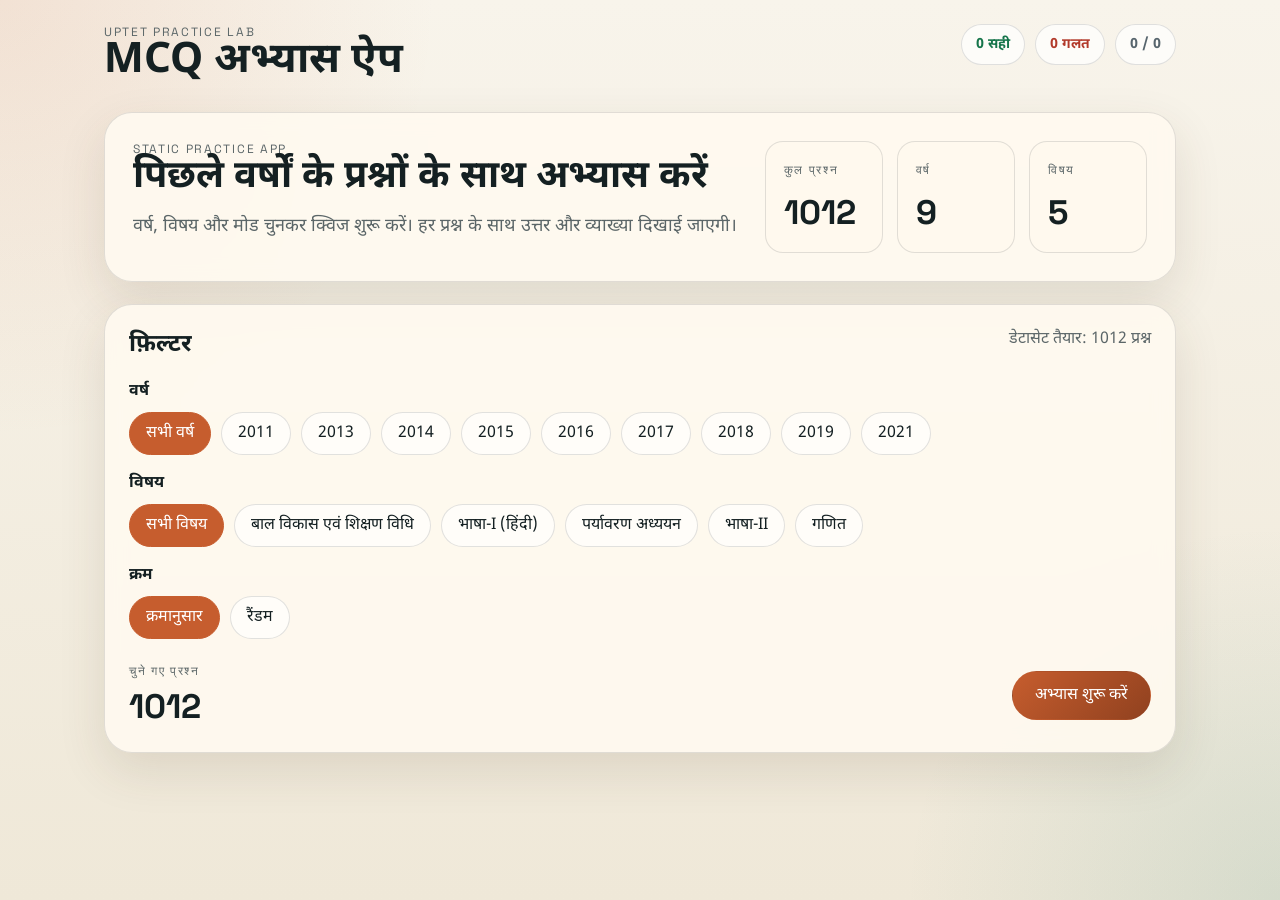
<file: index.html>
<!DOCTYPE html>
<html lang="hi">
<head>
  <meta charset="UTF-8">
  <meta name="viewport" content="width=device-width, initial-scale=1.0">
  <title>UPTET Practice App</title>
  <meta name="description" content="UPTET practice MCQ app with year and subject filters, quiz mode, and explanations.">
  <link rel="preconnect" href="https://fonts.googleapis.com">
  <link rel="preconnect" href="https://fonts.gstatic.com" crossorigin>
  <link href="https://fonts.googleapis.com/css2?family=Noto+Sans+Devanagari:wght@400;500;600;700&family=Space+Grotesk:wght@500;700&display=swap" rel="stylesheet">
  <link rel="stylesheet" href="style.css">
</head>
<body>
  <div class="app-shell">
    <header class="topbar">
      <div>
        <p class="eyebrow">UPTET Practice Lab</p>
        <h1>MCQ अभ्यास ऐप</h1>
      </div>
      <div class="topbar-stats" id="topbarStats" hidden>
        <span class="stat-pill success" id="scorePill">0 सही</span>
        <span class="stat-pill danger" id="wrongPill">0 गलत</span>
        <span class="stat-pill neutral" id="progressPill">0 / 0</span>
      </div>
    </header>

    <main>
      <section class="screen active" id="homeScreen">
        <section class="hero-card">
          <div class="hero-copy">
            <p class="hero-tag">Static practice app</p>
            <h2>पिछले वर्षों के प्रश्नों के साथ अभ्यास करें</h2>
            <p class="hero-text">
              वर्ष, विषय और मोड चुनकर क्विज शुरू करें। हर प्रश्न के साथ उत्तर और व्याख्या दिखाई जाएगी।
            </p>
          </div>
          <div class="hero-metrics">
            <article class="metric-card">
              <span class="metric-label">कुल प्रश्न</span>
              <strong id="metricQuestions">0</strong>
            </article>
            <article class="metric-card">
              <span class="metric-label">वर्ष</span>
              <strong id="metricYears">0</strong>
            </article>
            <article class="metric-card">
              <span class="metric-label">विषय</span>
              <strong id="metricSubjects">0</strong>
            </article>
          </div>
        </section>

        <section class="panel">
          <div class="panel-head">
            <h3>फ़िल्टर</h3>
            <p id="datasetStatus">डेटासेट लोड हो रहा है...</p>
          </div>

          <div class="filter-group">
            <label>वर्ष</label>
            <div class="pill-row" id="yearPills"></div>
          </div>

          <div class="filter-group">
            <label>विषय</label>
            <div class="pill-row" id="subjectPills"></div>
          </div>

          <div class="filter-group">
            <label>क्रम</label>
            <div class="pill-row">
              <button class="pill active" id="sequentialBtn" type="button">क्रमानुसार</button>
              <button class="pill" id="randomBtn" type="button">रैंडम</button>
            </div>
          </div>

          <div class="action-bar">
            <div>
              <p class="count-label">चुने गए प्रश्न</p>
              <p class="count-value" id="availableCount">0</p>
            </div>
            <button class="primary-btn" id="startBtn" type="button" disabled>अभ्यास शुरू करें</button>
          </div>
        </section>
      </section>

      <section class="screen" id="quizScreen">
        <div class="progress-track">
          <div class="progress-fill" id="progressFill"></div>
        </div>

        <section class="question-meta">
          <div class="meta-left">
            <span class="badge" id="yearBadge"></span>
            <span class="badge muted" id="subjectBadge"></span>
          </div>
          <strong id="counterBadge">1 / 1</strong>
        </section>

        <section class="question-panel">
          <p class="question-order" id="questionOrder">प्रश्न 1</p>
          <h2 id="questionText">...</h2>
        </section>

        <section class="options-panel" id="optionsPanel"></section>

        <section class="feedback-panel" id="feedbackPanel" hidden>
          <h3 id="feedbackTitle"></h3>
          <p id="feedbackAnswer"></p>
          <pre id="feedbackExplanation"></pre>
        </section>

        <section class="quiz-actions">
          <button class="secondary-btn" id="skipBtn" type="button">छोड़ें</button>
          <button class="secondary-btn" id="nextBtn" type="button">अगला</button>
          <button class="ghost-btn" id="homeBtn" type="button">होम</button>
        </section>
      </section>

      <section class="screen" id="resultScreen">
        <section class="result-hero">
          <p class="hero-tag">Quiz complete</p>
          <h2>आपका परिणाम</h2>
          <p class="result-score" id="resultPercent">0%</p>
        </section>

        <section class="result-grid">
          <article class="metric-card">
            <span class="metric-label">सही</span>
            <strong id="resultCorrect">0</strong>
          </article>
          <article class="metric-card">
            <span class="metric-label">गलत</span>
            <strong id="resultWrong">0</strong>
          </article>
          <article class="metric-card">
            <span class="metric-label">छोड़े</span>
            <strong id="resultSkipped">0</strong>
          </article>
        </section>

        <section class="panel">
          <p id="resultMessage">अभ्यास जारी रखें।</p>
          <div class="action-bar compact">
            <button class="primary-btn" id="retryBtn" type="button">फिर से शुरू करें</button>
            <button class="secondary-btn" id="resultHomeBtn" type="button">होम</button>
          </div>
        </section>
      </section>
    </main>
  </div>

  <script src="app.js"></script>
</body>
</html>
</file>
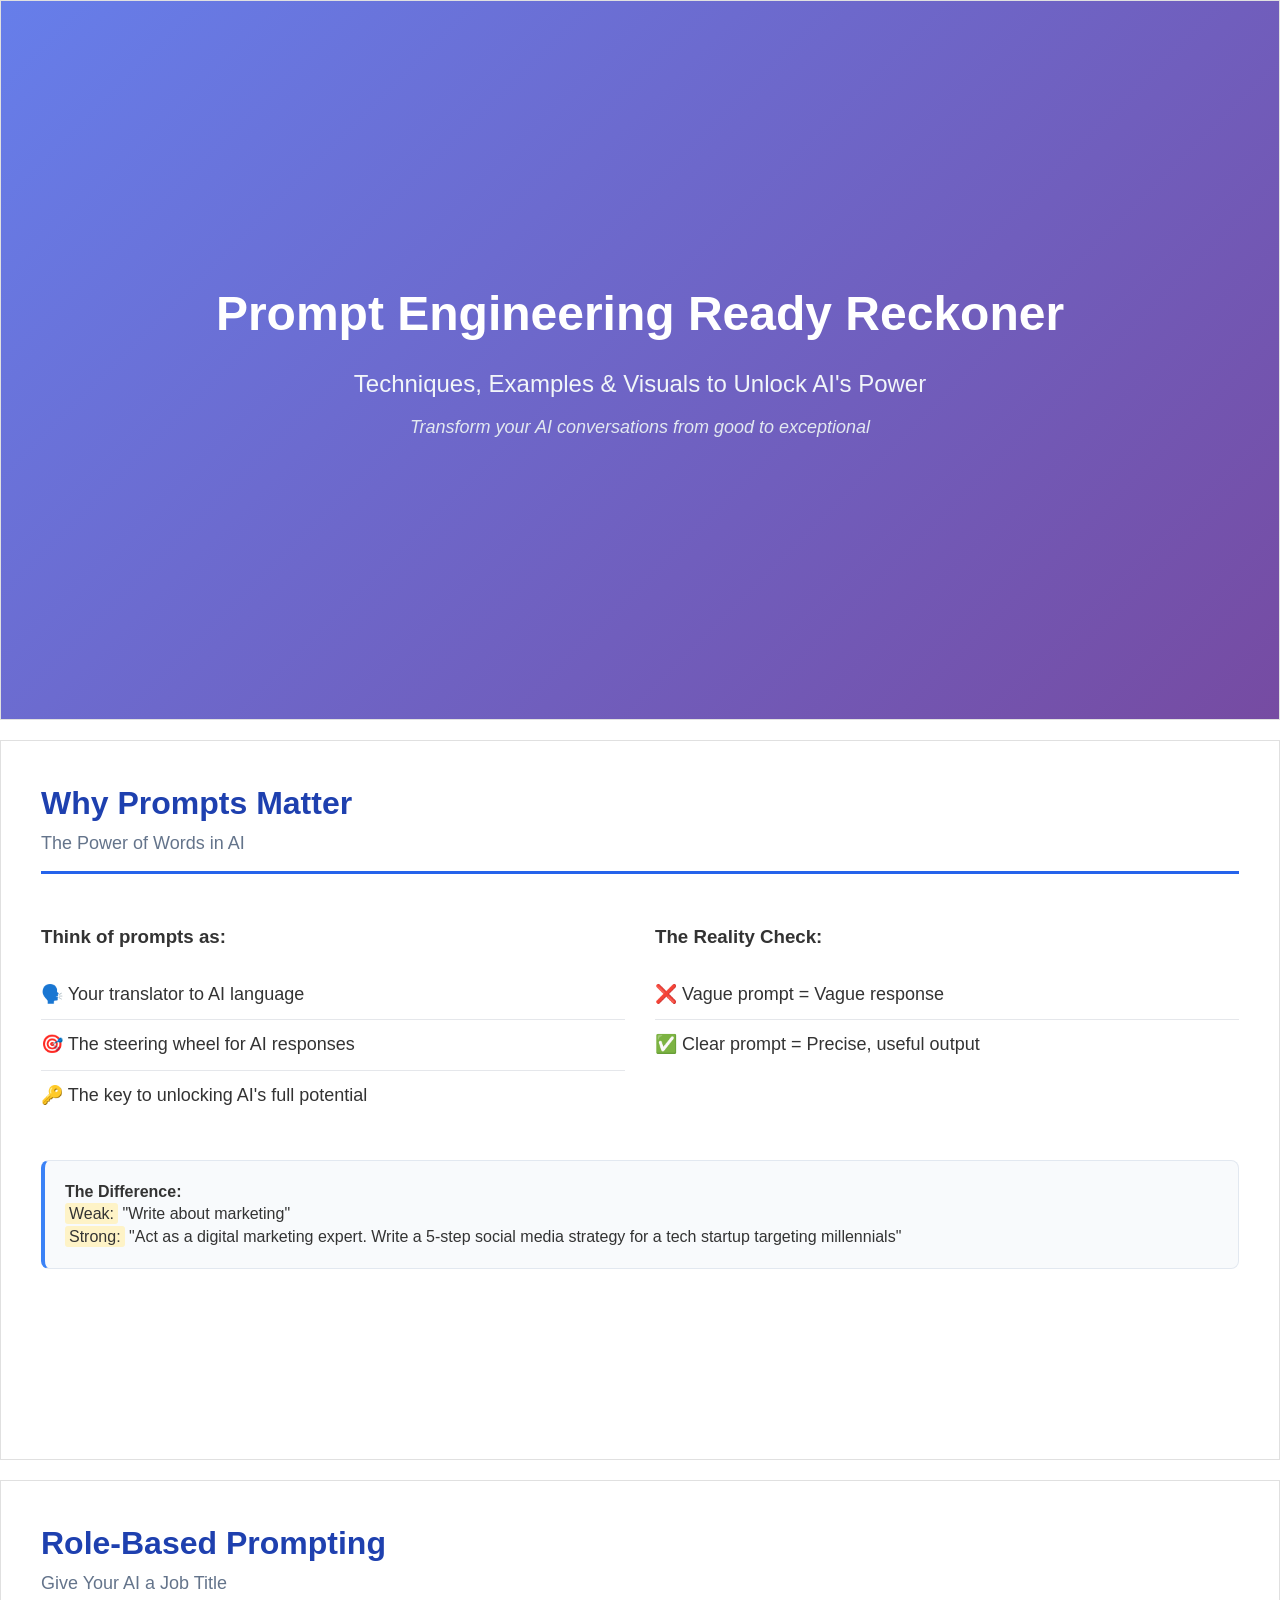
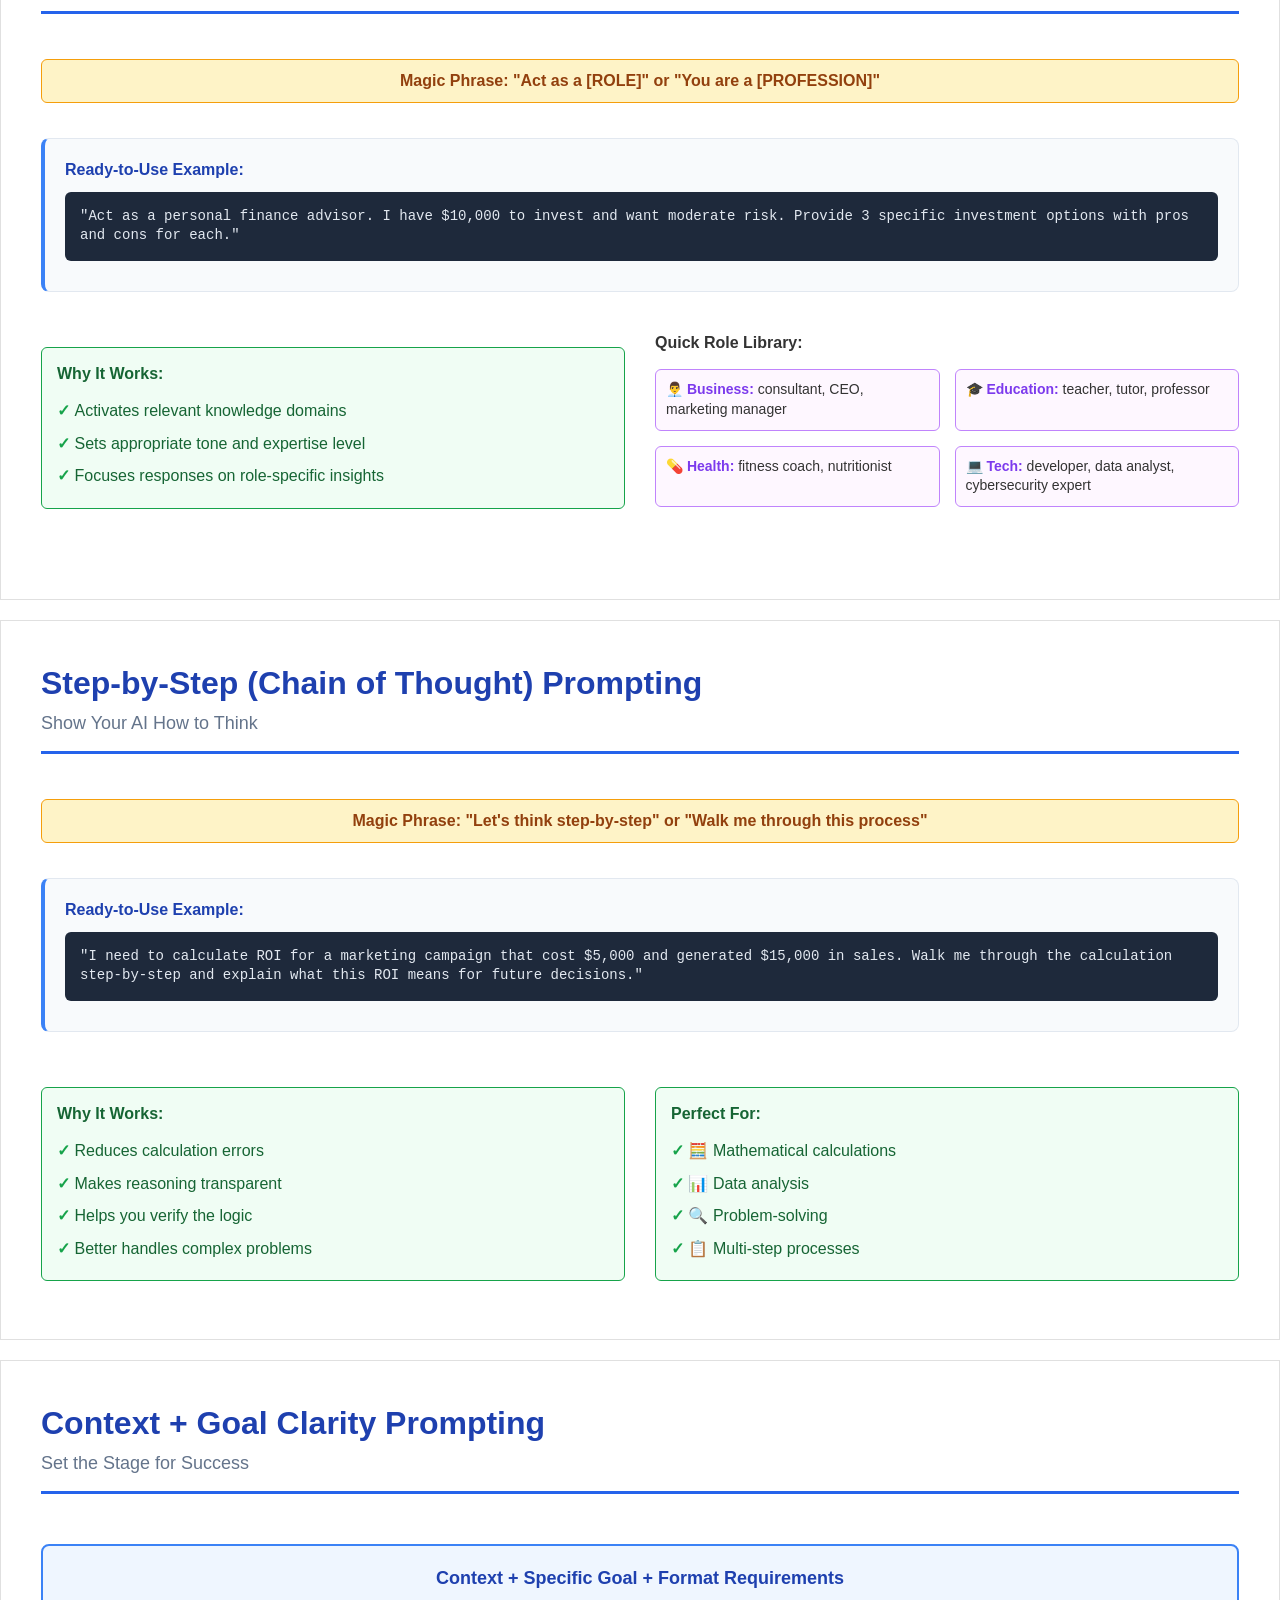
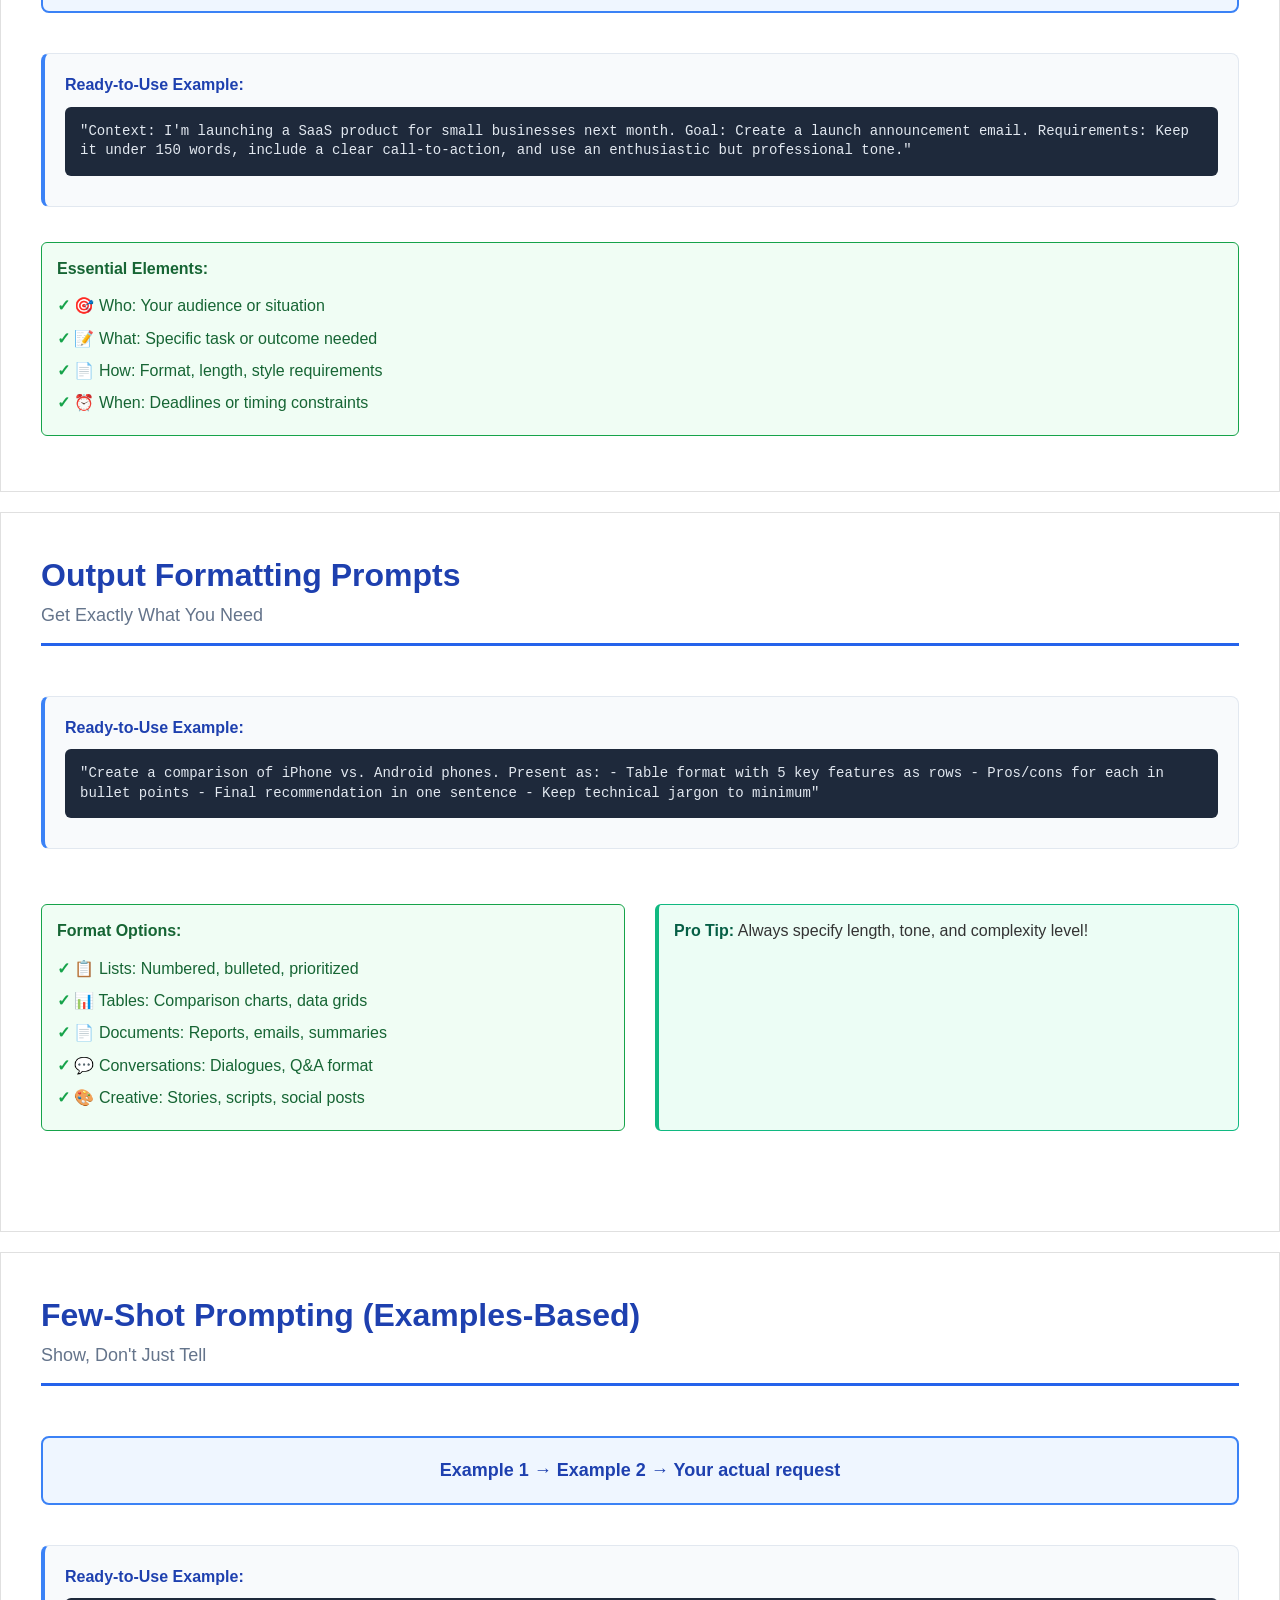
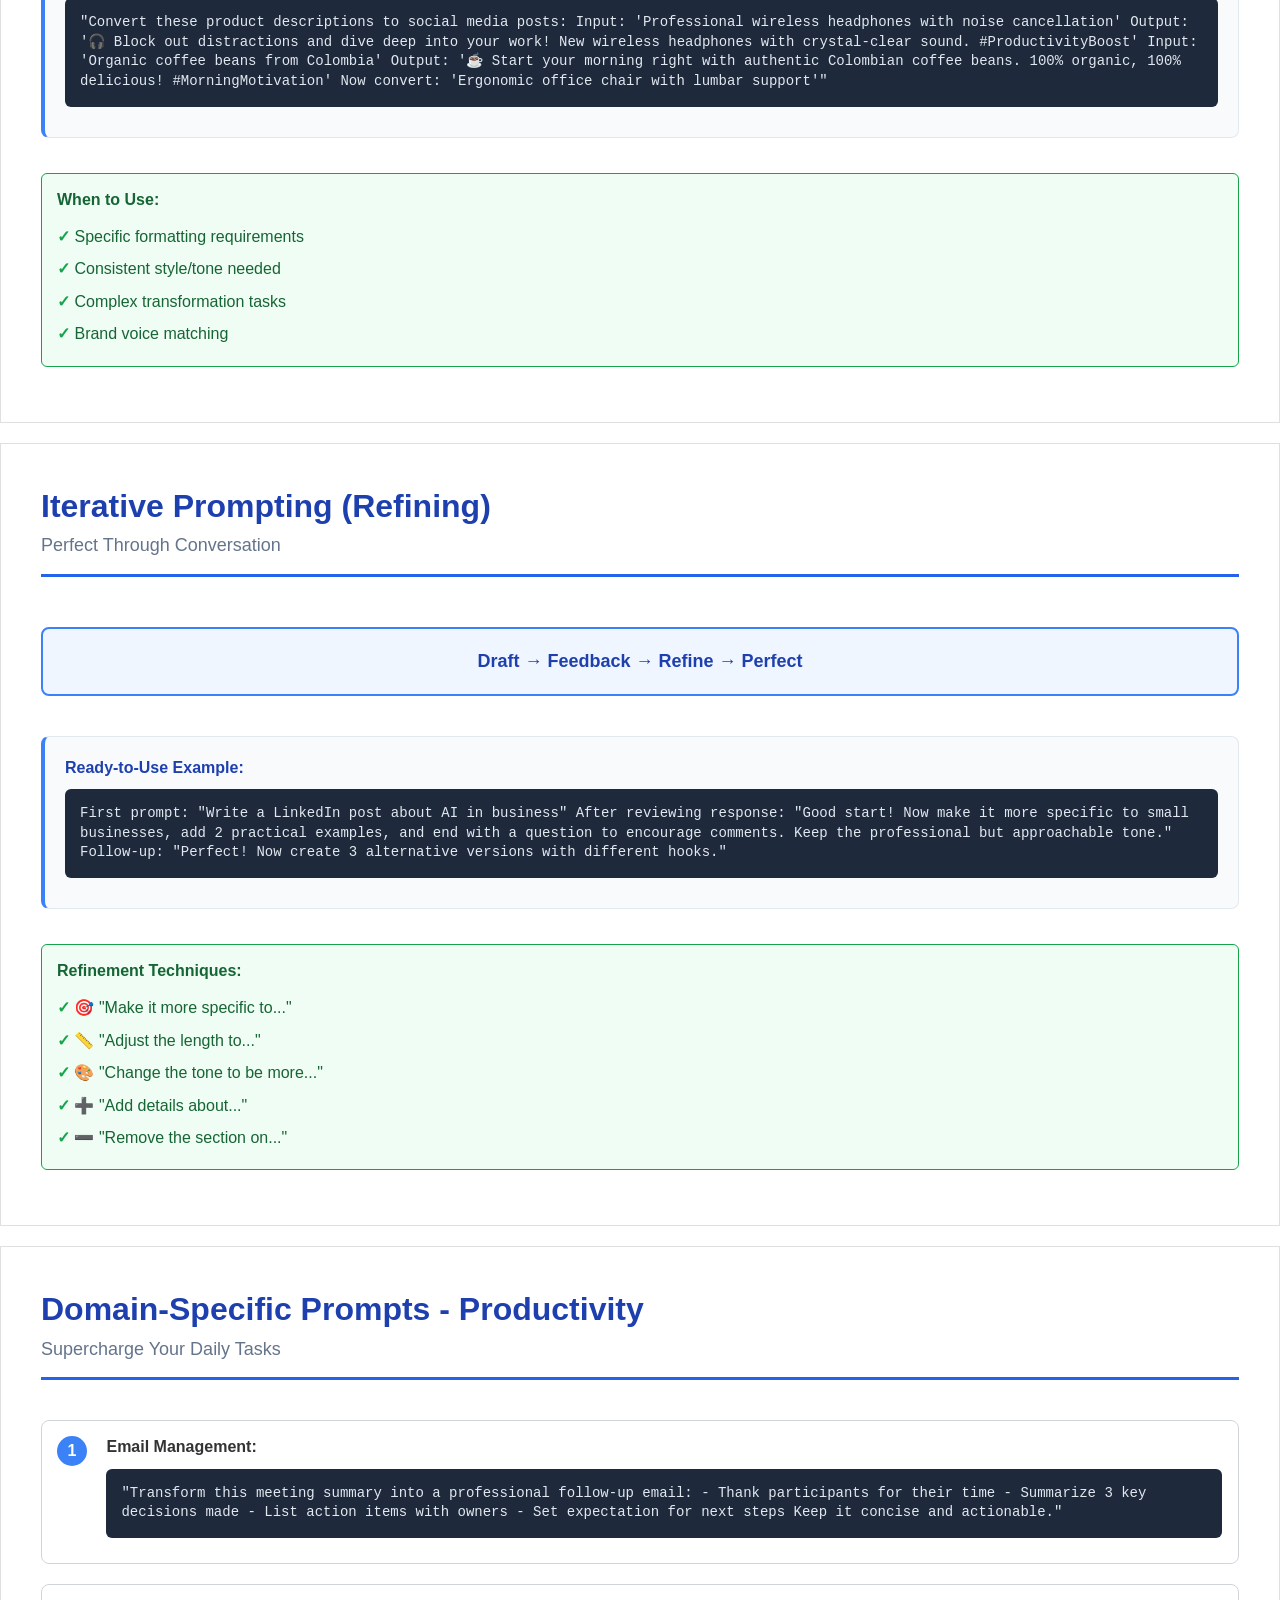
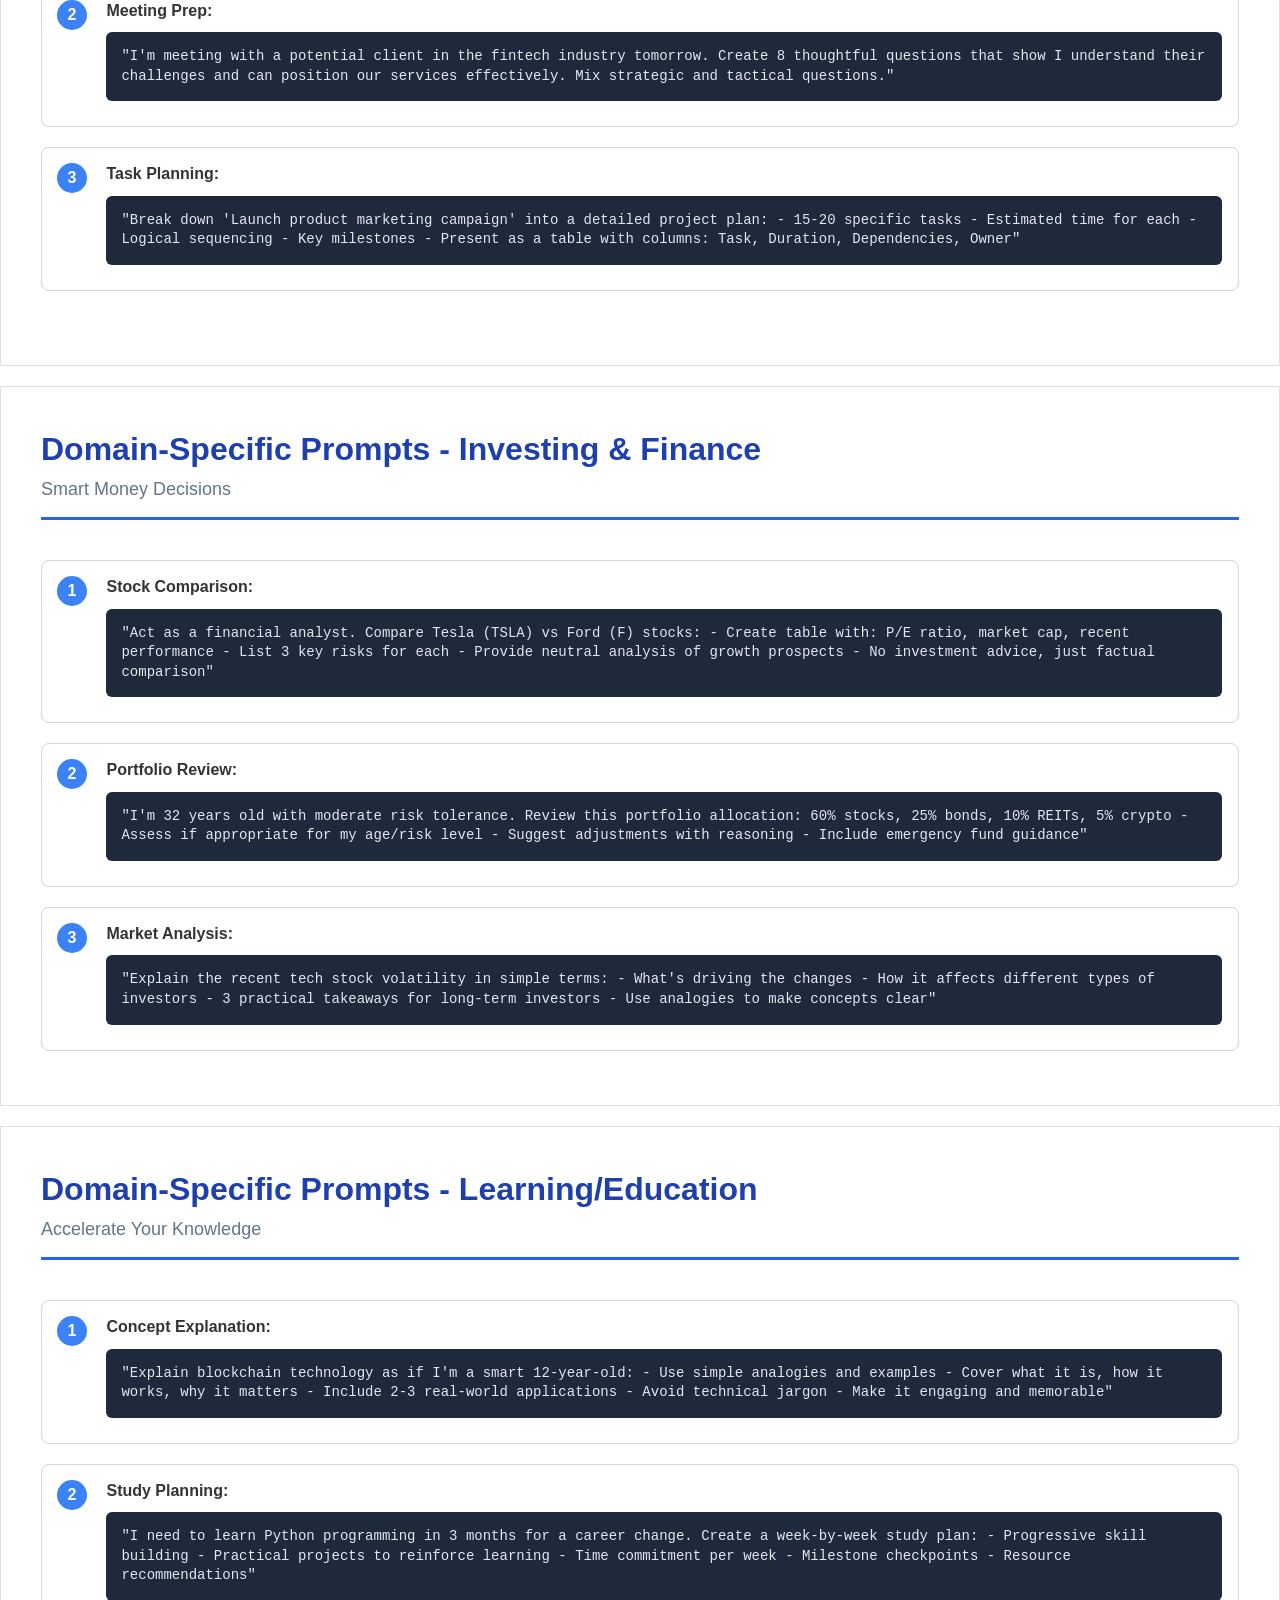
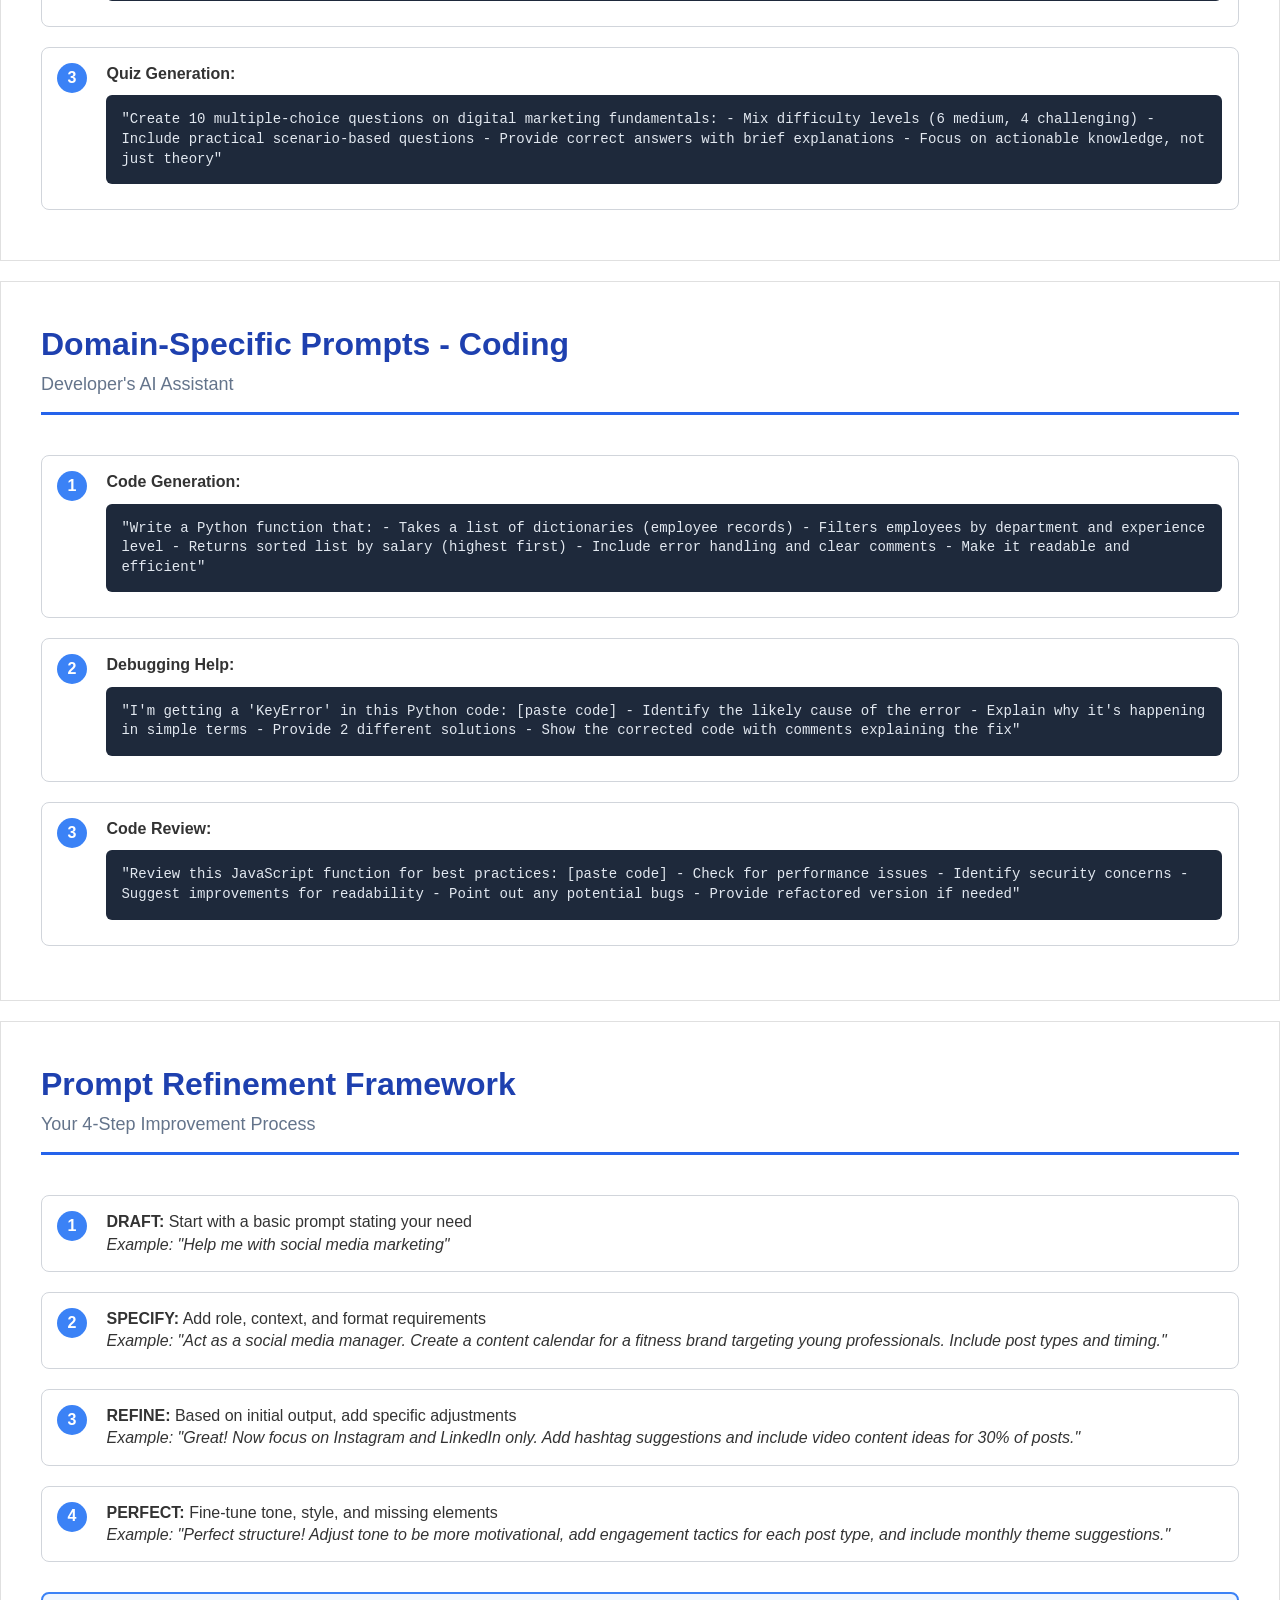
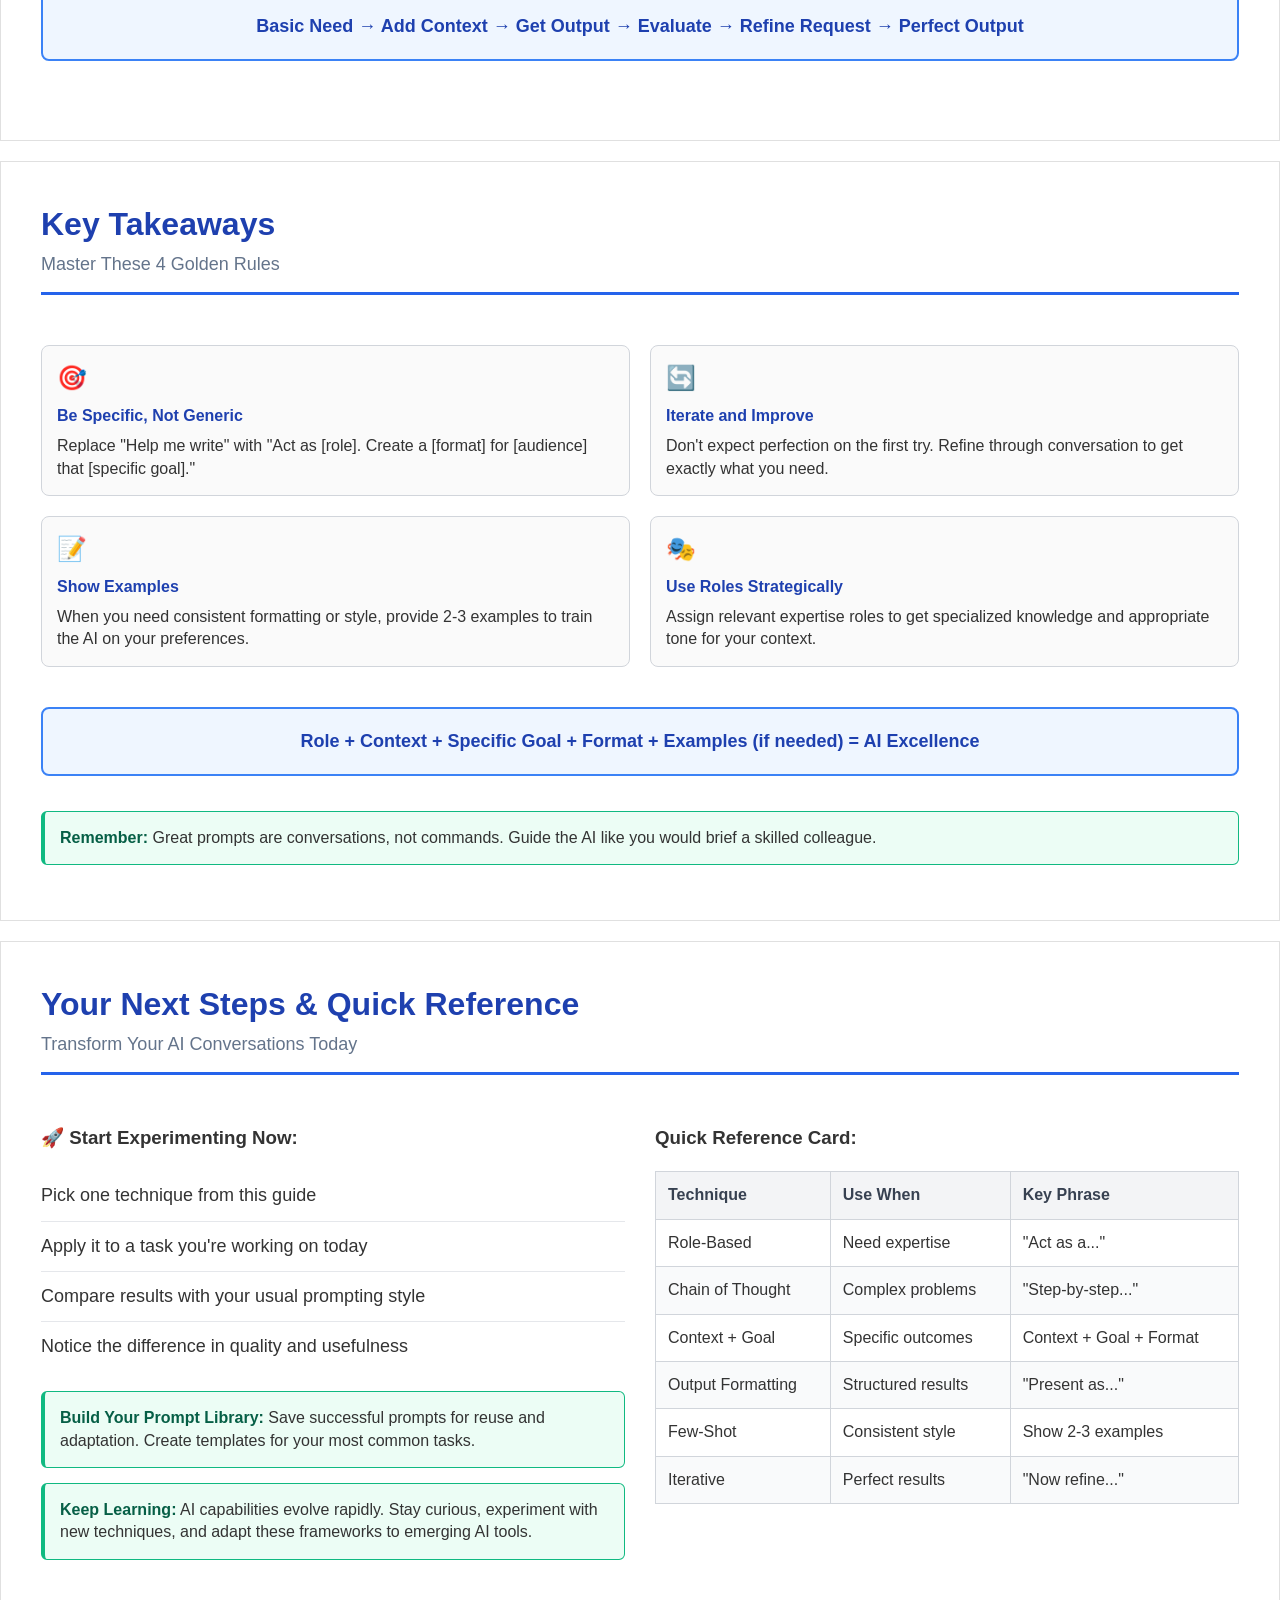
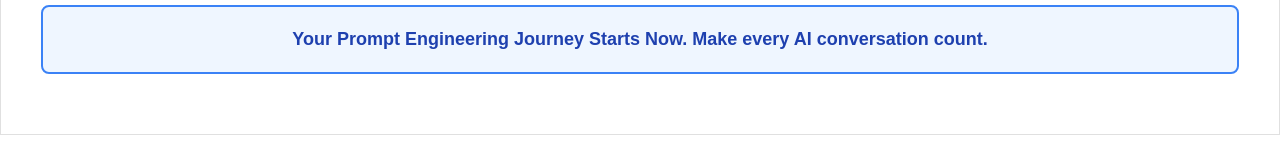
<file: prompt_engineering_presentation.html>
<!DOCTYPE html>
<html lang="en">
<head>
    <meta charset="UTF-8">
    <meta name="viewport" content="width=device-width, initial-scale=1.0">
    <title>Prompt Engineering Ready Reckoner</title>
    <style>
        @page {
            size: A4 landscape;
            margin: 0.5in;
        }

        * {
            margin: 0;
            padding: 0;
            box-sizing: border-box;
        }

        body {
            font-family: 'Segoe UI', Tahoma, Geneva, Verdana, sans-serif;
            line-height: 1.4;
            color: #333;
            background: white;
        }

        .slide {
            width: 100%;
            min-height: 7.5in;
            page-break-after: always;
            padding: 40px;
            display: flex;
            flex-direction: column;
            justify-content: flex-start;
            position: relative;
            background: white;
            border: 1px solid #e0e0e0;
            margin-bottom: 20px;
        }

        .slide:last-child {
            page-break-after: avoid;
        }

        .slide-header {
            border-bottom: 3px solid #2563eb;
            padding-bottom: 15px;
            margin-bottom: 30px;
        }

        .slide-title {
            font-size: 32px;
            font-weight: bold;
            color: #1e40af;
            margin-bottom: 5px;
        }

        .slide-subtitle {
            font-size: 18px;
            color: #64748b;
            font-weight: 500;
        }

        .cover-slide {
            justify-content: center;
            text-align: center;
            background: linear-gradient(135deg, #667eea 0%, #764ba2 100%);
            color: white;
        }

        .cover-slide .slide-title {
            font-size: 48px;
            color: white;
            margin-bottom: 20px;
        }

        .cover-slide .slide-subtitle {
            font-size: 24px;
            color: #f1f5f9;
            margin-bottom: 15px;
        }

        .tagline {
            font-size: 18px;
            color: #e2e8f0;
            font-style: italic;
        }

        .content-grid {
            display: grid;
            grid-template-columns: 1fr 1fr;
            gap: 30px;
            margin-top: 20px;
        }

        .single-column {
            display: block;
        }

        .key-points {
            list-style: none;
            margin: 20px 0;
        }

        .key-points li {
            padding: 12px 0;
            font-size: 18px;
            border-bottom: 1px solid #e5e7eb;
        }

        .key-points li:last-child {
            border-bottom: none;
        }

        .example-box {
            background: #f8fafc;
            border: 1px solid #e2e8f0;
            border-left: 4px solid #3b82f6;
            padding: 20px;
            margin: 20px 0;
            border-radius: 8px;
        }

        .example-title {
            font-weight: bold;
            color: #1e40af;
            margin-bottom: 10px;
        }

        .prompt-example {
            background: #1e293b;
            color: #e2e8f0;
            padding: 15px;
            border-radius: 6px;
            font-family: 'Courier New', monospace;
            font-size: 14px;
            margin: 10px 0;
            overflow-wrap: break-word;
        }

        .magic-phrase {
            background: #fef3c7;
            border: 1px solid #f59e0b;
            padding: 10px 15px;
            border-radius: 6px;
            font-weight: bold;
            color: #92400e;
            text-align: center;
            margin: 15px 0;
        }

        .benefits-list {
            background: #f0fdf4;
            border: 1px solid #16a34a;
            padding: 15px;
            border-radius: 6px;
            margin: 15px 0;
        }

        .benefits-list h4 {
            color: #166534;
            margin-bottom: 10px;
        }

        .benefits-list ul {
            list-style: none;
            margin-left: 0;
        }

        .benefits-list li {
            padding: 5px 0;
            color: #166534;
        }

        .benefits-list li:before {
            content: "✓ ";
            color: #16a34a;
            font-weight: bold;
        }

        .role-grid {
            display: grid;
            grid-template-columns: repeat(2, 1fr);
            gap: 15px;
            margin: 15px 0;
        }

        .role-item {
            background: #fef7ff;
            border: 1px solid #c084fc;
            padding: 10px;
            border-radius: 6px;
            font-size: 14px;
        }

        .role-item strong {
            color: #7c3aed;
        }

        .formula-box {
            background: #eff6ff;
            border: 2px solid #3b82f6;
            padding: 20px;
            text-align: center;
            font-size: 18px;
            font-weight: bold;
            color: #1e40af;
            border-radius: 8px;
            margin: 20px 0;
        }

        .step-box {
            border: 1px solid #d1d5db;
            border-radius: 8px;
            padding: 15px;
            margin: 10px 0;
            background: white;
        }

        .step-number {
            background: #3b82f6;
            color: white;
            width: 30px;
            height: 30px;
            border-radius: 50%;
            display: inline-flex;
            align-items: center;
            justify-content: center;
            font-weight: bold;
            margin-right: 15px;
        }

        .step-content {
            display: inline-block;
            width: calc(100% - 50px);
            vertical-align: top;
        }

        .golden-rules {
            display: grid;
            grid-template-columns: repeat(2, 1fr);
            gap: 20px;
            margin: 20px 0;
        }

        .rule-box {
            border: 1px solid #d1d5db;
            border-radius: 8px;
            padding: 15px;
            background: #fafafa;
        }

        .rule-icon {
            font-size: 24px;
            margin-bottom: 10px;
        }

        .rule-title {
            font-weight: bold;
            color: #1e40af;
            margin-bottom: 8px;
        }

        .table-container {
            margin: 20px 0;
        }

        .reference-table {
            width: 100%;
            border-collapse: collapse;
            border: 1px solid #d1d5db;
        }

        .reference-table th,
        .reference-table td {
            border: 1px solid #d1d5db;
            padding: 12px;
            text-align: left;
        }

        .reference-table th {
            background: #f3f4f6;
            font-weight: bold;
            color: #374151;
        }

        .reference-table tr:nth-child(even) {
            background: #f9fafb;
        }

        .highlight {
            background: #fef3c7;
            padding: 2px 4px;
            border-radius: 3px;
        }

        .tip-box {
            background: #ecfdf5;
            border: 1px solid #10b981;
            border-left: 4px solid #10b981;
            padding: 15px;
            margin: 15px 0;
            border-radius: 6px;
        }

        .tip-box strong {
            color: #065f46;
        }

        @media print {
            .slide {
                page-break-inside: avoid;
                break-inside: avoid;
            }
        }
    </style>
</head>
<body>

<!-- Slide 1: Cover -->
<div class="slide cover-slide">
    <div>
        <h1 class="slide-title">Prompt Engineering Ready Reckoner</h1>
        <h2 class="slide-subtitle">Techniques, Examples & Visuals to Unlock AI's Power</h2>
        <p class="tagline">Transform your AI conversations from good to exceptional</p>
    </div>
</div>

<!-- Slide 2: Introduction -->
<div class="slide">
    <div class="slide-header">
        <h1 class="slide-title">Why Prompts Matter</h1>
        <h2 class="slide-subtitle">The Power of Words in AI</h2>
    </div>

    <div class="content-grid">
        <div>
            <h3>Think of prompts as:</h3>
            <ul class="key-points">
                <li>🗣️ Your translator to AI language</li>
                <li>🎯 The steering wheel for AI responses</li>
                <li>🔑 The key to unlocking AI's full potential</li>
            </ul>
        </div>

        <div>
            <h3>The Reality Check:</h3>
            <ul class="key-points">
                <li>❌ Vague prompt = Vague response</li>
                <li>✅ Clear prompt = Precise, useful output</li>
            </ul>
        </div>
    </div>

    <div class="example-box">
        <p><strong>The Difference:</strong></p>
        <p><span class="highlight">Weak:</span> "Write about marketing"</p>
        <p><span class="highlight">Strong:</span> "Act as a digital marketing expert. Write a 5-step social media strategy for a tech startup targeting millennials"</p>
    </div>
</div>

<!-- Slide 3: Role-Based Prompting -->
<div class="slide">
    <div class="slide-header">
        <h1 class="slide-title">Role-Based Prompting</h1>
        <h2 class="slide-subtitle">Give Your AI a Job Title</h2>
    </div>

    <div class="magic-phrase">
        Magic Phrase: "Act as a [ROLE]" or "You are a [PROFESSION]"
    </div>

    <div class="example-box">
        <div class="example-title">Ready-to-Use Example:</div>
        <div class="prompt-example">
"Act as a personal finance advisor. I have $10,000 to invest and want moderate risk. 
Provide 3 specific investment options with pros and cons for each."
        </div>
    </div>

    <div class="content-grid">
        <div class="benefits-list">
            <h4>Why It Works:</h4>
            <ul>
                <li>Activates relevant knowledge domains</li>
                <li>Sets appropriate tone and expertise level</li>
                <li>Focuses responses on role-specific insights</li>
            </ul>
        </div>

        <div>
            <h4>Quick Role Library:</h4>
            <div class="role-grid">
                <div class="role-item"><strong>👨‍💼 Business:</strong> consultant, CEO, marketing manager</div>
                <div class="role-item"><strong>🎓 Education:</strong> teacher, tutor, professor</div>
                <div class="role-item"><strong>💊 Health:</strong> fitness coach, nutritionist</div>
                <div class="role-item"><strong>💻 Tech:</strong> developer, data analyst, cybersecurity expert</div>
            </div>
        </div>
    </div>
</div>

<!-- Slide 4: Chain of Thought -->
<div class="slide">
    <div class="slide-header">
        <h1 class="slide-title">Step-by-Step (Chain of Thought) Prompting</h1>
        <h2 class="slide-subtitle">Show Your AI How to Think</h2>
    </div>

    <div class="magic-phrase">
        Magic Phrase: "Let's think step-by-step" or "Walk me through this process"
    </div>

    <div class="example-box">
        <div class="example-title">Ready-to-Use Example:</div>
        <div class="prompt-example">
"I need to calculate ROI for a marketing campaign that cost $5,000 and generated 
$15,000 in sales. Walk me through the calculation step-by-step and explain what 
this ROI means for future decisions."
        </div>
    </div>

    <div class="content-grid">
        <div class="benefits-list">
            <h4>Why It Works:</h4>
            <ul>
                <li>Reduces calculation errors</li>
                <li>Makes reasoning transparent</li>
                <li>Helps you verify the logic</li>
                <li>Better handles complex problems</li>
            </ul>
        </div>

        <div class="benefits-list">
            <h4>Perfect For:</h4>
            <ul>
                <li>🧮 Mathematical calculations</li>
                <li>📊 Data analysis</li>
                <li>🔍 Problem-solving</li>
                <li>📋 Multi-step processes</li>
            </ul>
        </div>
    </div>
</div>

<!-- Slide 5: Context + Goal -->
<div class="slide">
    <div class="slide-header">
        <h1 class="slide-title">Context + Goal Clarity Prompting</h1>
        <h2 class="slide-subtitle">Set the Stage for Success</h2>
    </div>

    <div class="formula-box">
        Context + Specific Goal + Format Requirements
    </div>

    <div class="example-box">
        <div class="example-title">Ready-to-Use Example:</div>
        <div class="prompt-example">
"Context: I'm launching a SaaS product for small businesses next month.
Goal: Create a launch announcement email.
Requirements: Keep it under 150 words, include a clear call-to-action, 
and use an enthusiastic but professional tone."
        </div>
    </div>

    <div class="benefits-list">
        <h4>Essential Elements:</h4>
        <ul>
            <li>🎯 Who: Your audience or situation</li>
            <li>📝 What: Specific task or outcome needed</li>
            <li>📄 How: Format, length, style requirements</li>
            <li>⏰ When: Deadlines or timing constraints</li>
        </ul>
    </div>
</div>

<!-- Slide 6: Output Formatting -->
<div class="slide">
    <div class="slide-header">
        <h1 class="slide-title">Output Formatting Prompts</h1>
        <h2 class="slide-subtitle">Get Exactly What You Need</h2>
    </div>

    <div class="example-box">
        <div class="example-title">Ready-to-Use Example:</div>
        <div class="prompt-example">
"Create a comparison of iPhone vs. Android phones. Present as:
- Table format with 5 key features as rows
- Pros/cons for each in bullet points
- Final recommendation in one sentence
- Keep technical jargon to minimum"
        </div>
    </div>

    <div class="content-grid">
        <div class="benefits-list">
            <h4>Format Options:</h4>
            <ul>
                <li>📋 Lists: Numbered, bulleted, prioritized</li>
                <li>📊 Tables: Comparison charts, data grids</li>
                <li>📄 Documents: Reports, emails, summaries</li>
                <li>💬 Conversations: Dialogues, Q&A format</li>
                <li>🎨 Creative: Stories, scripts, social posts</li>
            </ul>
        </div>

        <div class="tip-box">
            <strong>Pro Tip:</strong> Always specify length, tone, and complexity level!
        </div>
    </div>
</div>

<!-- Slide 7: Few-Shot Prompting -->
<div class="slide">
    <div class="slide-header">
        <h1 class="slide-title">Few-Shot Prompting (Examples-Based)</h1>
        <h2 class="slide-subtitle">Show, Don't Just Tell</h2>
    </div>

    <div class="formula-box">
        Example 1 → Example 2 → Your actual request
    </div>

    <div class="example-box">
        <div class="example-title">Ready-to-Use Example:</div>
        <div class="prompt-example">
"Convert these product descriptions to social media posts:

Input: 'Professional wireless headphones with noise cancellation'
Output: '🎧 Block out distractions and dive deep into your work! New wireless 
headphones with crystal-clear sound. #ProductivityBoost'

Input: 'Organic coffee beans from Colombia'  
Output: '☕ Start your morning right with authentic Colombian coffee beans. 
100% organic, 100% delicious! #MorningMotivation'

Now convert: 'Ergonomic office chair with lumbar support'"
        </div>
    </div>

    <div class="benefits-list">
        <h4>When to Use:</h4>
        <ul>
            <li>Specific formatting requirements</li>
            <li>Consistent style/tone needed</li>
            <li>Complex transformation tasks</li>
            <li>Brand voice matching</li>
        </ul>
    </div>
</div>

<!-- Slide 8: Iterative Prompting -->
<div class="slide">
    <div class="slide-header">
        <h1 class="slide-title">Iterative Prompting (Refining)</h1>
        <h2 class="slide-subtitle">Perfect Through Conversation</h2>
    </div>

    <div class="formula-box">
        Draft → Feedback → Refine → Perfect
    </div>

    <div class="example-box">
        <div class="example-title">Ready-to-Use Example:</div>
        <div class="prompt-example">
First prompt: "Write a LinkedIn post about AI in business"

After reviewing response: "Good start! Now make it more specific to small businesses, 
add 2 practical examples, and end with a question to encourage comments. 
Keep the professional but approachable tone."

Follow-up: "Perfect! Now create 3 alternative versions with different hooks."
        </div>
    </div>

    <div class="benefits-list">
        <h4>Refinement Techniques:</h4>
        <ul>
            <li>🎯 "Make it more specific to..."</li>
            <li>📏 "Adjust the length to..."</li>
            <li>🎨 "Change the tone to be more..."</li>
            <li>➕ "Add details about..."</li>
            <li>➖ "Remove the section on..."</li>
        </ul>
    </div>
</div>

<!-- Slide 9: Productivity Prompts -->
<div class="slide">
    <div class="slide-header">
        <h1 class="slide-title">Domain-Specific Prompts - Productivity</h1>
        <h2 class="slide-subtitle">Supercharge Your Daily Tasks</h2>
    </div>

    <div class="step-box">
        <span class="step-number">1</span>
        <div class="step-content">
            <strong>Email Management:</strong>
            <div class="prompt-example">
"Transform this meeting summary into a professional follow-up email:
- Thank participants for their time
- Summarize 3 key decisions made
- List action items with owners
- Set expectation for next steps
Keep it concise and actionable."
            </div>
        </div>
    </div>

    <div class="step-box">
        <span class="step-number">2</span>
        <div class="step-content">
            <strong>Meeting Prep:</strong>
            <div class="prompt-example">
"I'm meeting with a potential client in the fintech industry tomorrow. 
Create 8 thoughtful questions that show I understand their challenges 
and can position our services effectively. Mix strategic and tactical questions."
            </div>
        </div>
    </div>

    <div class="step-box">
        <span class="step-number">3</span>
        <div class="step-content">
            <strong>Task Planning:</strong>
            <div class="prompt-example">
"Break down 'Launch product marketing campaign' into a detailed project plan:
- 15-20 specific tasks
- Estimated time for each
- Logical sequencing
- Key milestones
- Present as a table with columns: Task, Duration, Dependencies, Owner"
            </div>
        </div>
    </div>
</div>

<!-- Slide 10: Finance Prompts -->
<div class="slide">
    <div class="slide-header">
        <h1 class="slide-title">Domain-Specific Prompts - Investing & Finance</h1>
        <h2 class="slide-subtitle">Smart Money Decisions</h2>
    </div>

    <div class="step-box">
        <span class="step-number">1</span>
        <div class="step-content">
            <strong>Stock Comparison:</strong>
            <div class="prompt-example">
"Act as a financial analyst. Compare Tesla (TSLA) vs Ford (F) stocks:
- Create table with: P/E ratio, market cap, recent performance
- List 3 key risks for each
- Provide neutral analysis of growth prospects
- No investment advice, just factual comparison"
            </div>
        </div>
    </div>

    <div class="step-box">
        <span class="step-number">2</span>
        <div class="step-content">
            <strong>Portfolio Review:</strong>
            <div class="prompt-example">
"I'm 32 years old with moderate risk tolerance. Review this portfolio allocation:
60% stocks, 25% bonds, 10% REITs, 5% crypto
- Assess if appropriate for my age/risk level  
- Suggest adjustments with reasoning
- Include emergency fund guidance"
            </div>
        </div>
    </div>

    <div class="step-box">
        <span class="step-number">3</span>
        <div class="step-content">
            <strong>Market Analysis:</strong>
            <div class="prompt-example">
"Explain the recent tech stock volatility in simple terms:
- What's driving the changes
- How it affects different types of investors
- 3 practical takeaways for long-term investors
- Use analogies to make concepts clear"
            </div>
        </div>
    </div>
</div>

<!-- Slide 11: Learning Prompts -->
<div class="slide">
    <div class="slide-header">
        <h1 class="slide-title">Domain-Specific Prompts - Learning/Education</h1>
        <h2 class="slide-subtitle">Accelerate Your Knowledge</h2>
    </div>

    <div class="step-box">
        <span class="step-number">1</span>
        <div class="step-content">
            <strong>Concept Explanation:</strong>
            <div class="prompt-example">
"Explain blockchain technology as if I'm a smart 12-year-old:
- Use simple analogies and examples
- Cover what it is, how it works, why it matters
- Include 2-3 real-world applications
- Avoid technical jargon
- Make it engaging and memorable"
            </div>
        </div>
    </div>

    <div class="step-box">
        <span class="step-number">2</span>
        <div class="step-content">
            <strong>Study Planning:</strong>
            <div class="prompt-example">
"I need to learn Python programming in 3 months for a career change.
Create a week-by-week study plan:
- Progressive skill building
- Practical projects to reinforce learning  
- Time commitment per week
- Milestone checkpoints
- Resource recommendations"
            </div>
        </div>
    </div>

    <div class="step-box">
        <span class="step-number">3</span>
        <div class="step-content">
            <strong>Quiz Generation:</strong>
            <div class="prompt-example">
"Create 10 multiple-choice questions on digital marketing fundamentals:
- Mix difficulty levels (6 medium, 4 challenging)
- Include practical scenario-based questions
- Provide correct answers with brief explanations
- Focus on actionable knowledge, not just theory"
            </div>
        </div>
    </div>
</div>

<!-- Slide 12: Coding Prompts -->
<div class="slide">
    <div class="slide-header">
        <h1 class="slide-title">Domain-Specific Prompts - Coding</h1>
        <h2 class="slide-subtitle">Developer's AI Assistant</h2>
    </div>

    <div class="step-box">
        <span class="step-number">1</span>
        <div class="step-content">
            <strong>Code Generation:</strong>
            <div class="prompt-example">
"Write a Python function that:
- Takes a list of dictionaries (employee records)
- Filters employees by department and experience level
- Returns sorted list by salary (highest first)
- Include error handling and clear comments
- Make it readable and efficient"
            </div>
        </div>
    </div>

    <div class="step-box">
        <span class="step-number">2</span>
        <div class="step-content">
            <strong>Debugging Help:</strong>
            <div class="prompt-example">
"I'm getting a 'KeyError' in this Python code: [paste code]
- Identify the likely cause of the error
- Explain why it's happening in simple terms
- Provide 2 different solutions
- Show the corrected code with comments explaining the fix"
            </div>
        </div>
    </div>

    <div class="step-box">
        <span class="step-number">3</span>
        <div class="step-content">
            <strong>Code Review:</strong>
            <div class="prompt-example">
"Review this JavaScript function for best practices:
[paste code]
- Check for performance issues
- Identify security concerns
- Suggest improvements for readability
- Point out any potential bugs
- Provide refactored version if needed"
            </div>
        </div>
    </div>
</div>

<!-- Slide 13: Refinement Framework -->
<div class="slide">
    <div class="slide-header">
        <h1 class="slide-title">Prompt Refinement Framework</h1>
        <h2 class="slide-subtitle">Your 4-Step Improvement Process</h2>
    </div>

    <div class="step-box">
        <span class="step-number">1</span>
        <div class="step-content">
            <strong>DRAFT:</strong> Start with a basic prompt stating your need<br>
            <em>Example: "Help me with social media marketing"</em>
        </div>
    </div>

    <div class="step-box">
        <span class="step-number">2</span>
        <div class="step-content">
            <strong>SPECIFY:</strong> Add role, context, and format requirements<br>
            <em>Example: "Act as a social media manager. Create a content calendar for a fitness brand targeting young professionals. Include post types and timing."</em>
        </div>
    </div>

    <div class="step-box">
        <span class="step-number">3</span>
        <div class="step-content">
            <strong>REFINE:</strong> Based on initial output, add specific adjustments<br>
            <em>Example: "Great! Now focus on Instagram and LinkedIn only. Add hashtag suggestions and include video content ideas for 30% of posts."</em>
        </div>
    </div>

    <div class="step-box">
        <span class="step-number">4</span>
        <div class="step-content">
            <strong>PERFECT:</strong> Fine-tune tone, style, and missing elements<br>
            <em>Example: "Perfect structure! Adjust tone to be more motivational, add engagement tactics for each post type, and include monthly theme suggestions."</em>
        </div>
    </div>

    <div class="formula-box">
        Basic Need → Add Context → Get Output → Evaluate → Refine Request → Perfect Output
    </div>
</div>

<!-- Slide 14: Key Takeaways -->
<div class="slide">
    <div class="slide-header">
        <h1 class="slide-title">Key Takeaways</h1>
        <h2 class="slide-subtitle">Master These 4 Golden Rules</h2>
    </div>

    <div class="golden-rules">
        <div class="rule-box">
            <div class="rule-icon">🎯</div>
            <div class="rule-title">Be Specific, Not Generic</div>
            <p>Replace "Help me write" with "Act as [role]. Create a [format] for [audience] that [specific goal]."</p>
        </div>

        <div class="rule-box">
            <div class="rule-icon">🔄</div>
            <div class="rule-title">Iterate and Improve</div>
            <p>Don't expect perfection on the first try. Refine through conversation to get exactly what you need.</p>
        </div>

        <div class="rule-box">
            <div class="rule-icon">📝</div>
            <div class="rule-title">Show Examples</div>
            <p>When you need consistent formatting or style, provide 2-3 examples to train the AI on your preferences.</p>
        </div>

        <div class="rule-box">
            <div class="rule-icon">🎭</div>
            <div class="rule-title">Use Roles Strategically</div>
            <p>Assign relevant expertise roles to get specialized knowledge and appropriate tone for your context.</p>
        </div>
    </div>

    <div class="formula-box">
        Role + Context + Specific Goal + Format + Examples (if needed) = AI Excellence
    </div>

    <div class="tip-box">
        <strong>Remember:</strong> Great prompts are conversations, not commands. Guide the AI like you would brief a skilled colleague.
    </div>
</div>

<!-- Slide 15: Next Steps & Reference -->
<div class="slide">
    <div class="slide-header">
        <h1 class="slide-title">Your Next Steps & Quick Reference</h1>
        <h2 class="slide-subtitle">Transform Your AI Conversations Today</h2>
    </div>

    <div class="content-grid">
        <div>
            <h3>🚀 Start Experimenting Now:</h3>
            <ul class="key-points">
                <li>Pick one technique from this guide</li>
                <li>Apply it to a task you're working on today</li>
                <li>Compare results with your usual prompting style</li>
                <li>Notice the difference in quality and usefulness</li>
            </ul>

            <div class="tip-box">
                <strong>Build Your Prompt Library:</strong> Save successful prompts for reuse and adaptation. Create templates for your most common tasks.
            </div>

            <div class="tip-box">
                <strong>Keep Learning:</strong> AI capabilities evolve rapidly. Stay curious, experiment with new techniques, and adapt these frameworks to emerging AI tools.
            </div>
        </div>

        <div>
            <h3>Quick Reference Card:</h3>
            <div class="table-container">
                <table class="reference-table">
                    <thead>
                        <tr>
                            <th>Technique</th>
                            <th>Use When</th>
                            <th>Key Phrase</th>
                        </tr>
                    </thead>
                    <tbody>
                        <tr>
                            <td>Role-Based</td>
                            <td>Need expertise</td>
                            <td>"Act as a..."</td>
                        </tr>
                        <tr>
                            <td>Chain of Thought</td>
                            <td>Complex problems</td>
                            <td>"Step-by-step..."</td>
                        </tr>
                        <tr>
                            <td>Context + Goal</td>
                            <td>Specific outcomes</td>
                            <td>Context + Goal + Format</td>
                        </tr>
                        <tr>
                            <td>Output Formatting</td>
                            <td>Structured results</td>
                            <td>"Present as..."</td>
                        </tr>
                        <tr>
                            <td>Few-Shot</td>
                            <td>Consistent style</td>
                            <td>Show 2-3 examples</td>
                        </tr>
                        <tr>
                            <td>Iterative</td>
                            <td>Perfect results</td>
                            <td>"Now refine..."</td>
                        </tr>
                    </tbody>
                </table>
            </div>
        </div>
    </div>

    <div class="formula-box" style="margin-top: 30px;">
        Your Prompt Engineering Journey Starts Now. Make every AI conversation count.
    </div>
</div>

</body>
</html>
</file>
<file: style.css>
:root {
  --bg: #f3efe6;
  --panel: rgba(255, 250, 240, 0.9);
  --panel-strong: #fff9ee;
  --border: rgba(44, 54, 57, 0.14);
  --ink: #142022;
  --muted: #5b6668;
  --accent: #c65d2e;
  --accent-dark: #90411f;
  --accent-soft: #f0c9b5;
  --good: #16754b;
  --bad: #b23a2b;
  --neutral: #57656d;
  --shadow: 0 18px 48px rgba(75, 55, 34, 0.12);
  --radius-lg: 28px;
  --radius-md: 18px;
  --radius-sm: 12px;
}

* {
  box-sizing: border-box;
}

html {
  scroll-behavior: smooth;
}

body {
  margin: 0;
  font-family: 'Noto Sans Devanagari', sans-serif;
  color: var(--ink);
  background:
    radial-gradient(circle at top left, rgba(198, 93, 46, 0.12), transparent 28%),
    radial-gradient(circle at bottom right, rgba(31, 123, 113, 0.12), transparent 24%),
    linear-gradient(180deg, #f8f4eb 0%, #efe8d8 100%);
  min-height: 100vh;
}

.app-shell {
  max-width: 1120px;
  margin: 0 auto;
  padding: 24px;
}

.topbar {
  display: flex;
  justify-content: space-between;
  align-items: flex-start;
  gap: 20px;
  margin-bottom: 28px;
}

.eyebrow,
.hero-tag,
.metric-label,
.count-label {
  margin: 0;
  font-family: 'Space Grotesk', sans-serif;
  font-size: 12px;
  letter-spacing: 0.14em;
  text-transform: uppercase;
  color: var(--muted);
}

h1,
h2,
h3,
p {
  margin-top: 0;
}

h1 {
  margin-bottom: 0;
  font-size: clamp(28px, 4vw, 42px);
  line-height: 1.05;
}

.topbar-stats {
  display: flex;
  gap: 10px;
  flex-wrap: wrap;
}

.stat-pill,
.badge {
  display: inline-flex;
  align-items: center;
  padding: 10px 14px;
  border-radius: 999px;
  font-size: 14px;
  font-weight: 700;
  border: 1px solid var(--border);
  background: rgba(255, 255, 255, 0.7);
}

.stat-pill.success {
  color: var(--good);
}

.stat-pill.danger {
  color: var(--bad);
}

.stat-pill.neutral,
.badge.muted {
  color: var(--neutral);
}

.screen {
  display: none;
}

.screen.active {
  display: block;
}

.hero-card,
.panel,
.question-panel,
.feedback-panel,
.result-hero {
  background: var(--panel);
  backdrop-filter: blur(10px);
  border: 1px solid var(--border);
  box-shadow: var(--shadow);
  border-radius: var(--radius-lg);
}

.hero-card {
  display: grid;
  grid-template-columns: 1.6fr 1fr;
  gap: 20px;
  padding: 28px;
  margin-bottom: 22px;
}

.hero-copy h2 {
  font-size: clamp(28px, 4vw, 38px);
  line-height: 1.12;
  margin-bottom: 12px;
}

.hero-text {
  color: var(--muted);
  font-size: 18px;
  line-height: 1.7;
  margin-bottom: 0;
}

.hero-metrics,
.result-grid {
  display: grid;
  grid-template-columns: repeat(3, 1fr);
  gap: 14px;
}

.metric-card {
  background: var(--panel-strong);
  border: 1px solid var(--border);
  border-radius: var(--radius-md);
  padding: 18px;
}

.metric-card strong {
  display: block;
  margin-top: 10px;
  font-family: 'Space Grotesk', sans-serif;
  font-size: 34px;
}

.panel {
  padding: 24px;
}

.panel-head {
  display: flex;
  justify-content: space-between;
  align-items: flex-start;
  gap: 16px;
  margin-bottom: 20px;
}

.panel-head h3 {
  margin-bottom: 0;
  font-size: 24px;
}

.panel-head p {
  color: var(--muted);
  margin-bottom: 0;
}

.filter-group + .filter-group {
  margin-top: 18px;
}

.filter-group label {
  display: block;
  margin-bottom: 10px;
  font-weight: 700;
}

.pill-row {
  display: flex;
  flex-wrap: wrap;
  gap: 10px;
}

.pill,
.primary-btn,
.secondary-btn,
.ghost-btn,
.option-btn {
  font: inherit;
}

.pill {
  border: 1px solid var(--border);
  background: rgba(255, 255, 255, 0.64);
  color: var(--ink);
  border-radius: 999px;
  padding: 10px 16px;
  cursor: pointer;
  transition: transform 0.15s ease, border-color 0.15s ease, background 0.15s ease;
}

.pill.active {
  background: var(--accent);
  color: #fff;
  border-color: var(--accent);
}

.pill:hover,
.primary-btn:hover,
.secondary-btn:hover,
.ghost-btn:hover,
.option-btn:hover {
  transform: translateY(-1px);
}

.action-bar {
  margin-top: 24px;
  display: flex;
  justify-content: space-between;
  align-items: center;
  gap: 16px;
  flex-wrap: wrap;
}

.count-value {
  margin: 6px 0 0;
  font-family: 'Space Grotesk', sans-serif;
  font-size: 34px;
  font-weight: 700;
}

.primary-btn,
.secondary-btn,
.ghost-btn {
  border-radius: 999px;
  padding: 13px 22px;
  cursor: pointer;
  border: 1px solid transparent;
}

.primary-btn {
  background: linear-gradient(135deg, var(--accent) 0%, var(--accent-dark) 100%);
  color: #fff;
}

.primary-btn:disabled {
  opacity: 0.5;
  cursor: not-allowed;
}

.secondary-btn {
  background: rgba(255, 255, 255, 0.7);
  border-color: var(--border);
  color: var(--ink);
}

.ghost-btn {
  background: transparent;
  border-color: var(--border);
  color: var(--muted);
}

.progress-track {
  margin-bottom: 20px;
  height: 12px;
  border-radius: 999px;
  background: rgba(20, 32, 34, 0.08);
  overflow: hidden;
}

.progress-fill {
  height: 100%;
  width: 0;
  background: linear-gradient(90deg, var(--accent) 0%, #ef9f76 100%);
  transition: width 0.25s ease;
}

.question-meta {
  display: flex;
  justify-content: space-between;
  align-items: center;
  gap: 16px;
  margin-bottom: 16px;
  flex-wrap: wrap;
}

.meta-left {
  display: flex;
  flex-wrap: wrap;
  gap: 10px;
}

.question-panel {
  padding: 24px;
  margin-bottom: 18px;
}

.question-order {
  color: var(--accent-dark);
  font-family: 'Space Grotesk', sans-serif;
  font-weight: 700;
  margin-bottom: 10px;
}

.question-panel h2 {
  margin-bottom: 0;
  line-height: 1.65;
  font-size: 28px;
}

.options-panel {
  display: grid;
  gap: 12px;
}

.option-btn {
  display: grid;
  grid-template-columns: 44px 1fr;
  gap: 14px;
  text-align: left;
  width: 100%;
  padding: 16px 18px;
  border-radius: var(--radius-md);
  background: rgba(255, 255, 255, 0.75);
  border: 1px solid var(--border);
  cursor: pointer;
}

.option-btn:disabled {
  cursor: default;
}

.option-btn.correct {
  border-color: rgba(22, 117, 75, 0.4);
  background: rgba(22, 117, 75, 0.12);
}

.option-btn.wrong {
  border-color: rgba(178, 58, 43, 0.4);
  background: rgba(178, 58, 43, 0.12);
}

.option-btn.reveal {
  border-color: rgba(22, 117, 75, 0.4);
  background: rgba(22, 117, 75, 0.08);
}

.option-btn.pending {
  border-color: rgba(87, 101, 109, 0.4);
  background: rgba(87, 101, 109, 0.1);
}

.option-key {
  display: inline-flex;
  align-items: center;
  justify-content: center;
  width: 44px;
  height: 44px;
  border-radius: 14px;
  background: rgba(20, 32, 34, 0.08);
  font-family: 'Space Grotesk', sans-serif;
  font-weight: 700;
}

.feedback-panel {
  margin-top: 18px;
  padding: 20px;
}

.feedback-panel h3 {
  margin-bottom: 8px;
}

.feedback-panel p {
  margin-bottom: 12px;
  font-weight: 700;
}

.feedback-panel pre {
  margin: 0;
  white-space: pre-wrap;
  font: inherit;
  line-height: 1.7;
  color: var(--muted);
}

.quiz-actions {
  display: flex;
  gap: 12px;
  margin-top: 18px;
  flex-wrap: wrap;
}

.result-hero {
  padding: 28px;
  text-align: center;
  margin-bottom: 20px;
}

.result-score {
  margin: 10px 0 0;
  font-family: 'Space Grotesk', sans-serif;
  font-size: 72px;
  font-weight: 700;
  color: var(--accent-dark);
}

.compact {
  margin-top: 0;
}

@media (max-width: 860px) {
  .hero-card {
    grid-template-columns: 1fr;
  }

  .hero-metrics,
  .result-grid {
    grid-template-columns: 1fr;
  }

  .topbar {
    flex-direction: column;
  }
}

@media (max-width: 640px) {
  .app-shell {
    padding: 16px;
  }

  .hero-card,
  .panel,
  .question-panel,
  .feedback-panel,
  .result-hero {
    padding: 18px;
  }

  .question-panel h2 {
    font-size: 22px;
  }

  .action-bar,
  .quiz-actions {
    flex-direction: column;
    align-items: stretch;
  }

  .primary-btn,
  .secondary-btn,
  .ghost-btn {
    width: 100%;
  }
}
</file>
